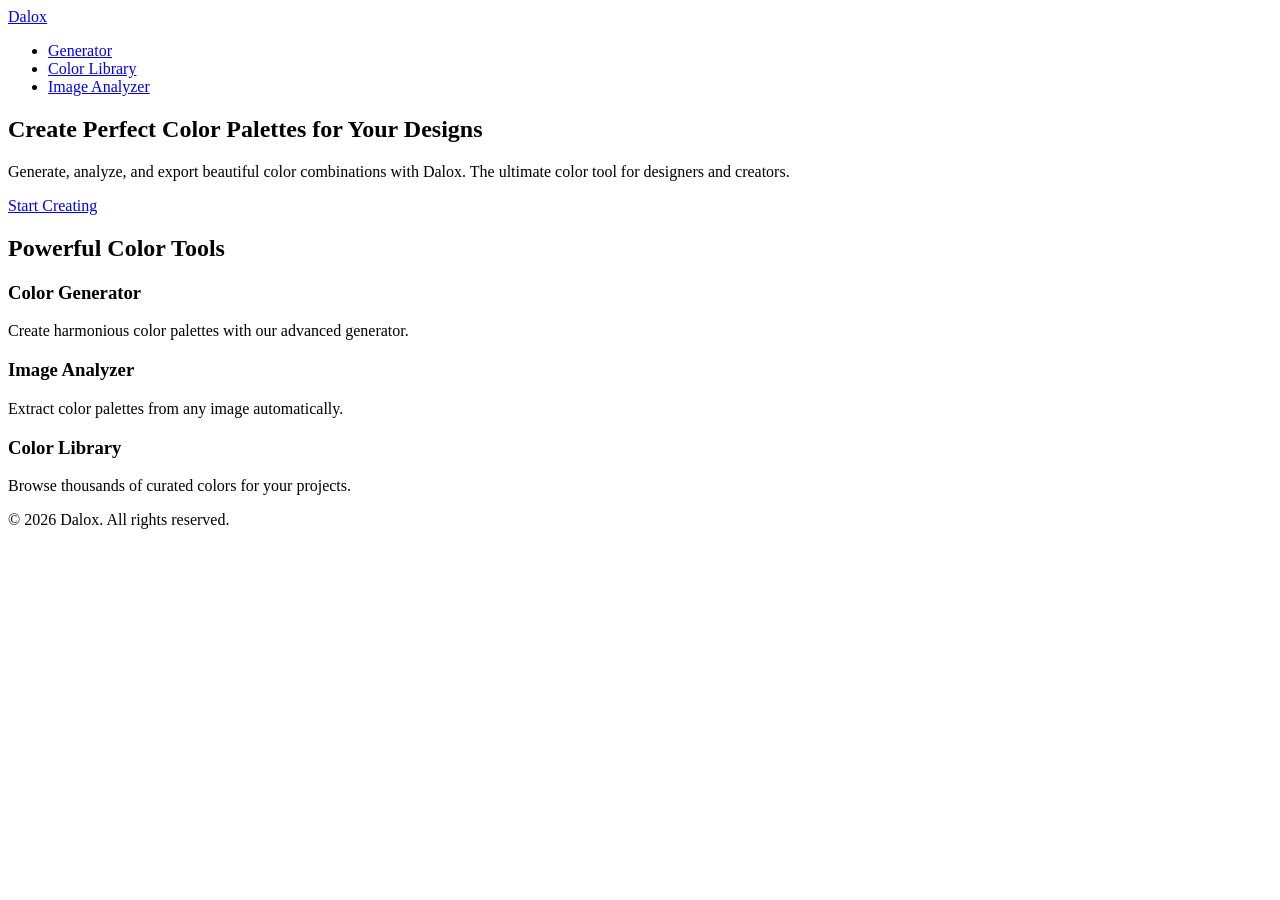
<file: seo-template.html>
<!DOCTYPE html>
<html lang="en">
<head>
  <meta charset="UTF-8">
  <meta name="viewport" content="width=device-width, initial-scale=1.0">
  <title>Dalox — Modern Color Palette Generator for Designers</title>
  <meta name="description" content="Modern color palette generator and design inspiration tool for designers and creators. Create, analyze, and export beautiful color combinations.">
  <meta name="robots" content="index, follow">
  <meta name="author" content="Dalox">
  <link rel="canonical" href="https://dalox.design/">
  
  <meta property="og:title" content="Dalox — Modern Color Palette Generator for Designers">
  <meta property="og:description" content="Modern color palette generator and design inspiration tool for designers and creators.">
  <meta property="og:type" content="website">
  <meta property="og:url" content="https://dalox.design/">
  <meta property="og:image" content="https://dalox.design/images/og-image.jpg">
  <meta property="og:site_name" content="Dalox">
  
  <meta name="twitter:card" content="summary_large_image">
  <meta name="twitter:title" content="Dalox — Modern Color Palette Generator for Designers">
  <meta name="twitter:description" content="Modern color palette generator and design inspiration tool for designers and creators.">
  <meta name="twitter:image" content="https://dalox.design/images/og-image.jpg">
    <meta name="google-site-verification" content="UeWX7ihgfwgP8Wfy9fZ2CbHl2X-Lqilxy8kJWDt629I" />
  <meta name="naver-site-verification" content="16c2644378dd7f905e96d244b4a2c78f9ebf5eb8" />
  <meta name="msvalidate.01" content="13E1941B63F118BF1E57B95D2C6B0FD9" />
</head>
<body>
  <header>
    <nav aria-label="Main navigation">
      <a href="/" aria-label="Dalox Home">Dalox</a>
      <ul>
        <li><a href="/generator">Generator</a></li>
        <li><a href="/library">Color Library</a></li>
        <li><a href="/analyzer">Image Analyzer</a></li>
      </ul>
    </nav>
  </header>
  
  <main>
    <section aria-labelledby="hero-heading">
      <h1 id="hero-heading">Create Perfect Color Palettes for Your Designs</h1>
      <p>Generate, analyze, and export beautiful color combinations with Dalox. The ultimate color tool for designers and creators.</p>
      <a href="/generator" role="button">Start Creating</a>
    </section>
    
    <section aria-labelledby="features-heading">
      <h2 id="features-heading">Powerful Color Tools</h2>
      <article>
        <h3>Color Generator</h3>
        <p>Create harmonious color palettes with our advanced generator.</p>
      </article>
      <article>
        <h3>Image Analyzer</h3>
        <p>Extract color palettes from any image automatically.</p>
      </article>
      <article>
        <h3>Color Library</h3>
        <p>Browse thousands of curated colors for your projects.</p>
      </article>
    </section>
  </main>
  
  <footer>
    <p>&copy; 2026 Dalox. All rights reserved.</p>
  </footer>
</body>
</html>
</file>
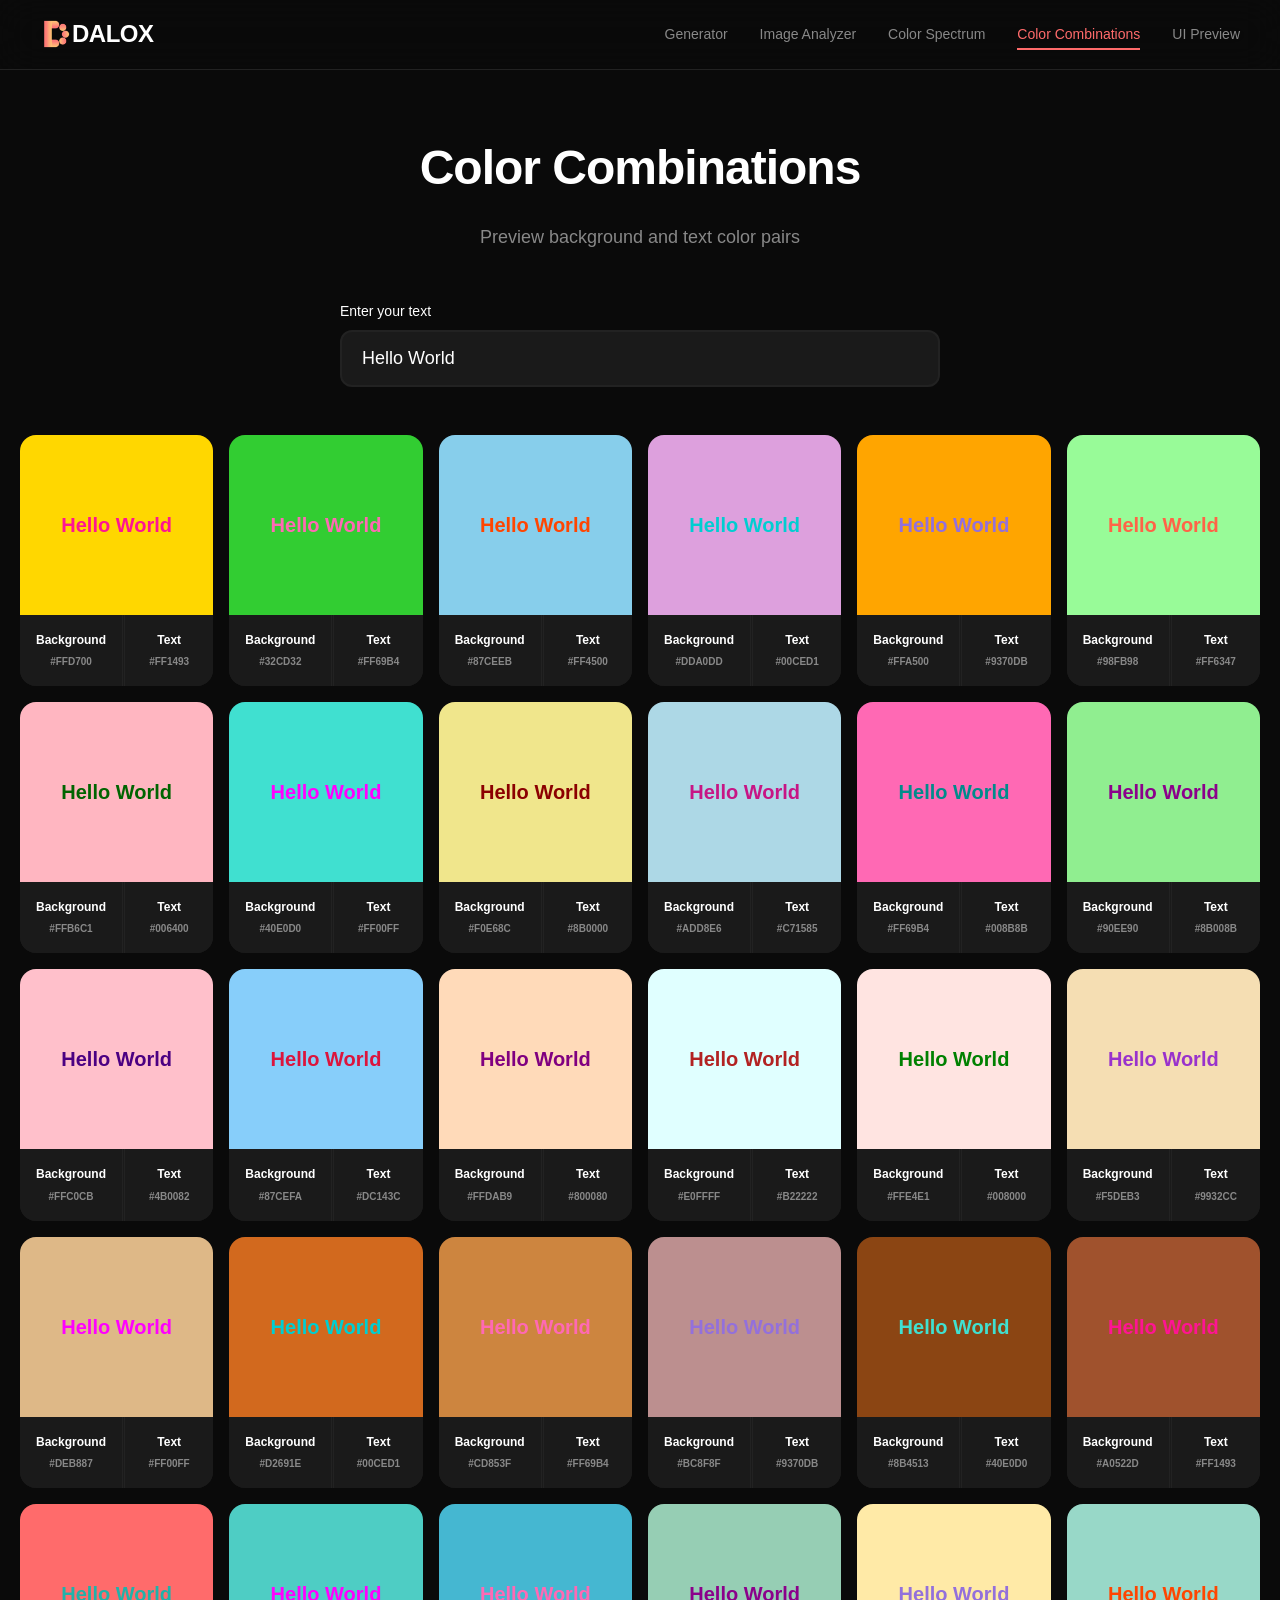
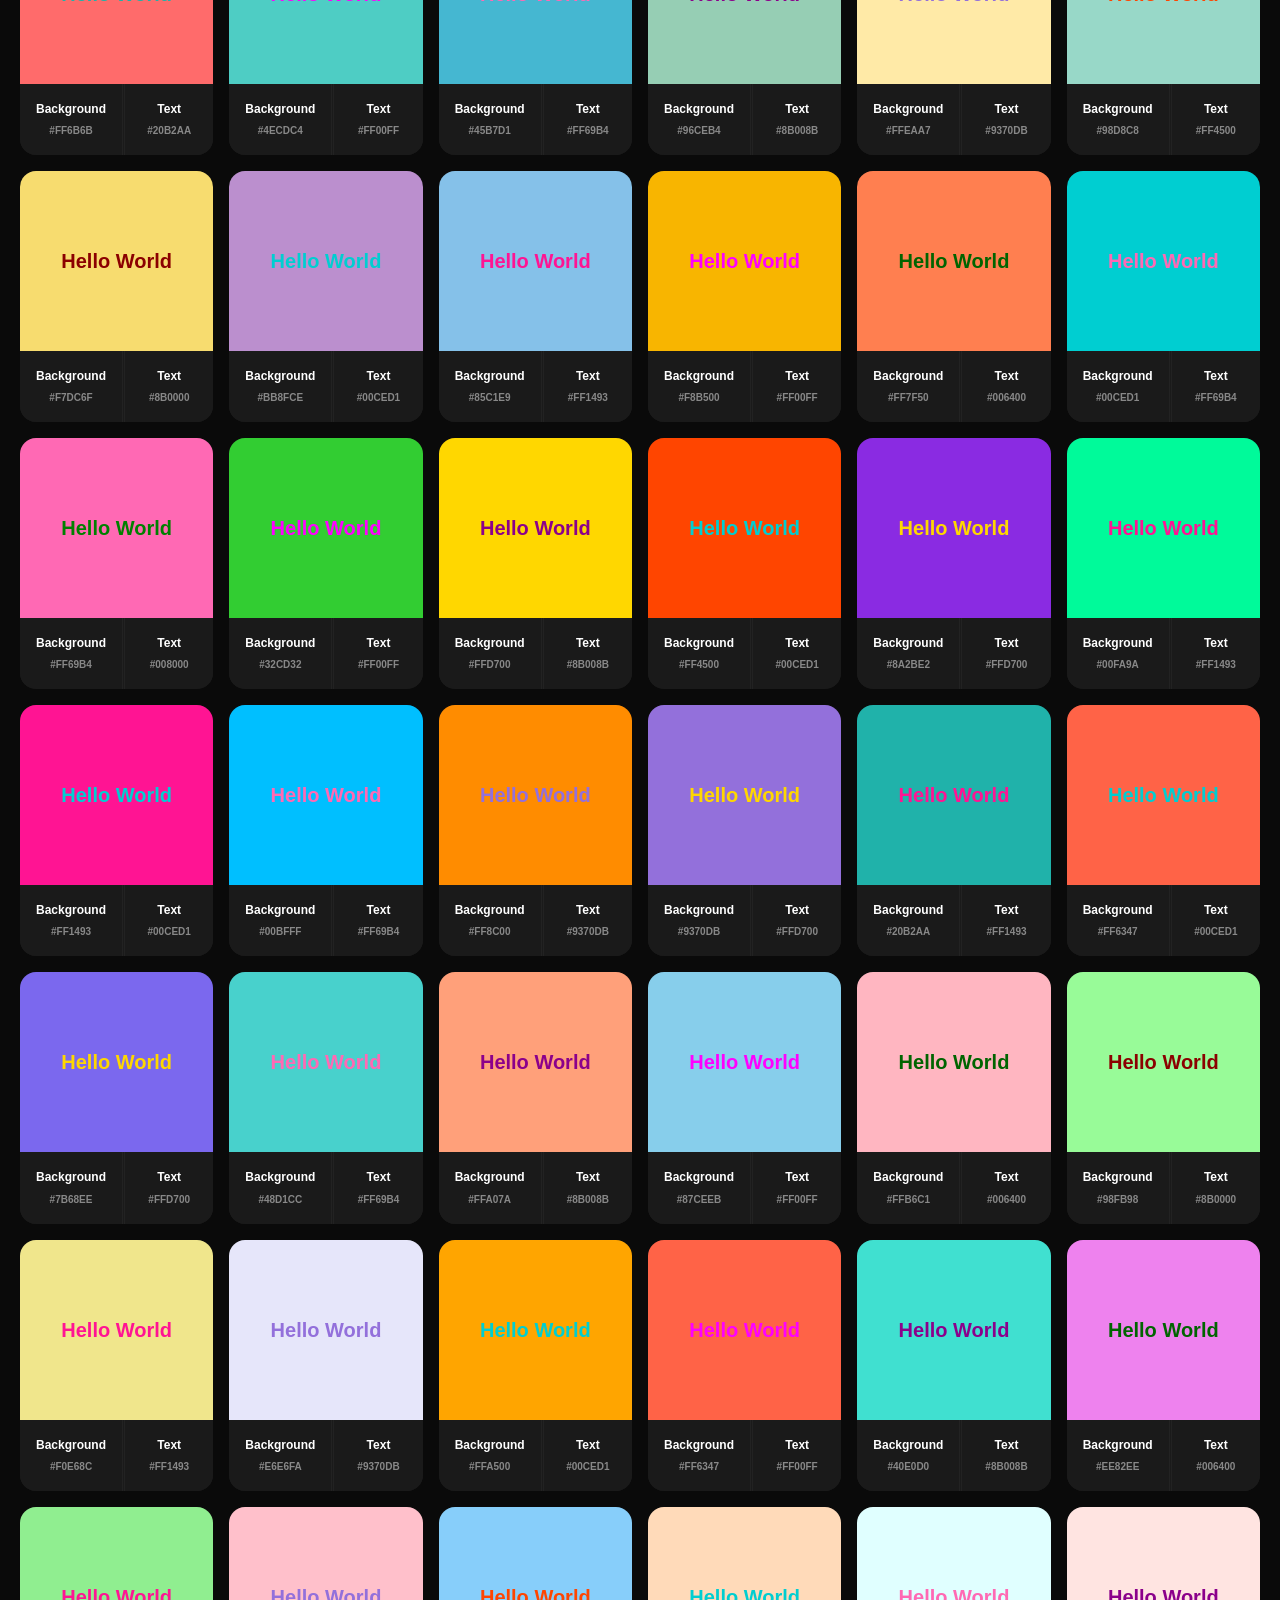
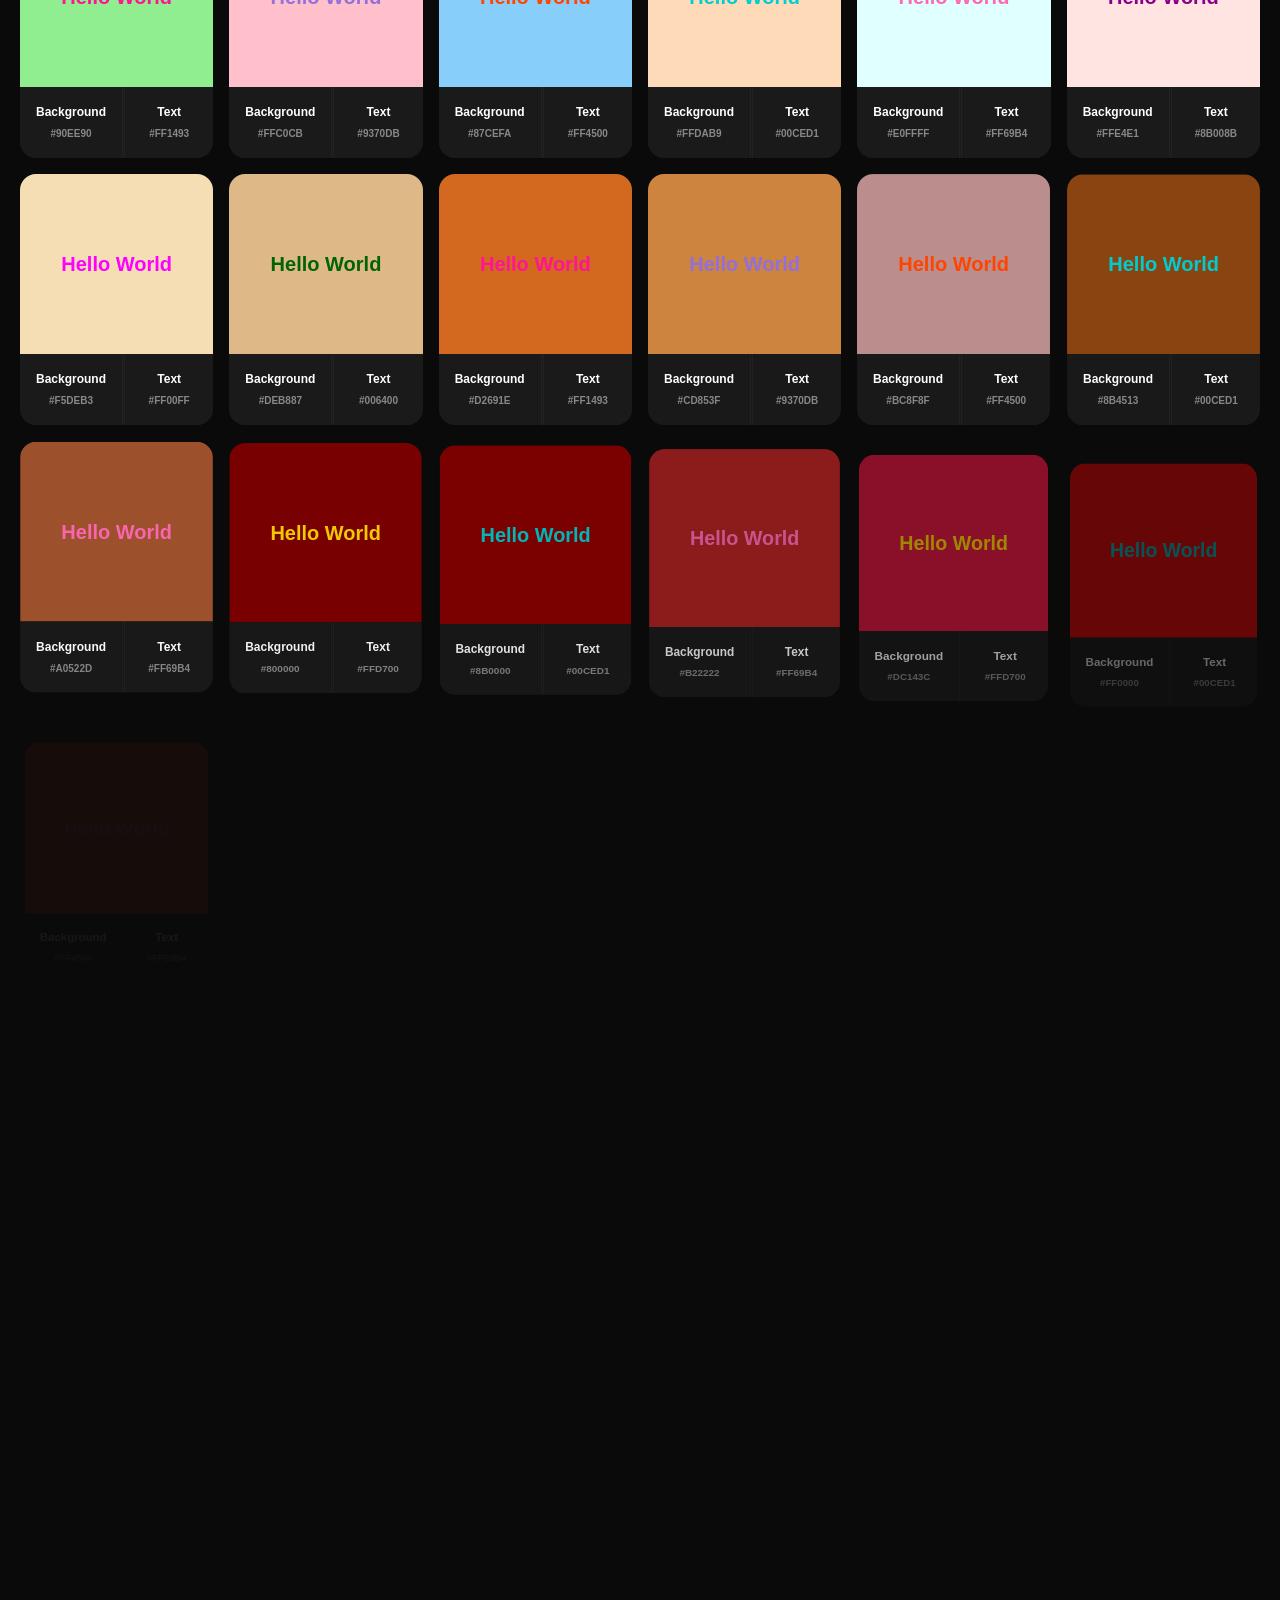
<file: subpage/color-combinations.html>
<!DOCTYPE html>
<html lang="en">

<head>
  <meta charset="UTF-8">
  <meta name="viewport" content="width=device-width, initial-scale=1.0">
  <title>Dalox | Color Combinations</title>
  <meta name="description" content="Dalox">

  <!-- CSS -->
  <link rel="stylesheet" href="../css/common.css">
  <link rel="stylesheet" href="../css/color-combinations.css">

  <!-- Chillax Font -->
  <link href="https://api.fontshare.com/v2/css?f[]=chillax@300,400,500,600,700&display=swap" rel="stylesheet">

  <!-- GSAP -->
  <script src="https://cdnjs.cloudflare.com/ajax/libs/gsap/3.12.5/gsap.min.js"></script>
  <!-- ================== 기본 메타 태그 (SEO) ================== -->
  <meta name="title" content="Dalox | Color Combinations">
  <meta name="description" content="Dalox">
  <meta name="author" content="Dalox">
  <meta name="robots" content="index, follow">

  <!-- ================== Open Graph 메타 태그 (SNS 공유) ================== -->
  <meta property="og:title" content="Dalox | Color Combinations">
  <meta property="og:description" content="Dalox">
  <meta property="og:type" content="website">
  <meta property="og:url" content="https://dalox.design/subpage/color-combinations.html">
  <meta property="og:image" content="https://daloxcolors.netlify.app/images/DL.webp">
  <meta property="og:image:width" content="1200">
  <meta property="og:image:height" content="630">
  <meta property="og:site_name" content="Dalox">
  <meta property="og:locale" content="ko_KR">

  <!-- ================== Twitter 카드 메타 태그 ================== -->
  <meta name="twitter:card" content="summary_large_image">
  <meta name="twitter:title" content="Dalox | Color Combinations">
  <meta name="twitter:description" content="Dalox">
  <meta name="twitter:image" content="https://daloxcolors.netlify.app/images/DL.webp">

  <!-- ================== SEO 및 사용자 경험 보완 태그 ================== -->
  <meta name="viewport" content="width=device-width, initial-scale=1.0">
  <meta name="language" content="ko">
  <meta name="format-detection" content="telephone=no">
  <link rel="canonical" href="https://dalox.design/subpage/color-combinations.html">

  <!-- ================== 웹앱 및 브라우저 최적화 ================== -->
  <meta name="theme-color" content="#000000">
  <meta name="application-name" content="Dalox">
  <meta name="apple-mobile-web-app-capable" content="yes">

  <!-- ================== 아이콘 및 리소스 링크 ================== -->
  <link rel="icon" href="../images/icon/DR.png" type="image/png">
  <link rel="apple-touch-icon" href="../images/icon/DR.png">
  <link rel="manifest" href="../site.webmanifest">
  <meta name="google-site-verification" content="UeWX7ihgfwgP8Wfy9fZ2CbHl2X-Lqilxy8kJWDt629I" />
  <meta name="naver-site-verification" content="16c2644378dd7f905e96d244b4a2c78f9ebf5eb8" />
  <meta name="msvalidate.01" content="13E1941B63F118BF1E57B95D2C6B0FD9" />
</head>

<body>

  <!-- ========== Header ========== -->
  <header class="header">
    <div class="header__container">
      <a href="../index.html" class="header__logo">
        <img src="../images/icon/DR.png" alt="Dalox Logo" class="header__logo-img">
        DALOX
      </a>
      <nav class="header__nav">
        <a href="../subpage/generator.html" class="header__link">Generator</a>
        <a href="../subpage/image-analyzer.html" class="header__link">Image Analyzer</a>
        <a href="../subpage/color-library.html" class="header__link">Color Spectrum</a>
        <a href="../subpage/color-combinations.html" class="header__link header__link--active">Color Combinations</a>
        <a href="../subpage/ui-preview.html" class="header__link">UI Preview</a>
      </nav>
      <button class="header__menu-toggle" aria-label="Menu">
        <span></span>
        <span></span>
        <span></span>
      </button>
    </div>
  </header>

  <!-- ========== Mobile Menu ========== -->
  <div class="mobile-menu">
    <nav class="mobile-menu__nav">
      <a href="../subpage/generator.html" class="mobile-menu__link">Generator</a>
      <a href="../subpage/image-analyzer.html" class="mobile-menu__link">Image Analyzer</a>
      <a href="../subpage/color-library.html" class="mobile-menu__link">Color Spectrum</a>
      <a href="../subpage/color-combinations.html" class="mobile-menu__link">Color Combinations</a>
      <a href="../subpage/ui-preview.html" class="mobile-menu__link">UI Preview</a>
    </nav>
  </div>

  <!-- ========== Main ========== -->
  <main class="color-combinations">
    <!-- ========== Top Ad ========== -->
    <section class="top-ad">
      <ins class="kakao_ad_area" style="display:none;" data-ad-unit = "DAN-QYOWmBQro1NHoXYp" data-ad-width = "728" data-ad-height = "90"></ins>
      <script type="text/javascript" src="//t1.kakaocdn.net/kas/static/ba.min.js" async></script>
    </section>

    <div class="color-combinations__container">
      <div class="page-top">
        <div class="page-top__content">
          <!-- Page Header -->
          <div class="color-combinations__header">
            <h1 class="color-combinations__title">Color Combinations</h1>
            <p class="color-combinations__subtitle">Preview background and text color pairs</p>
          </div>
        </div>
        <aside class="page-ad page-ad-right">
          <ins class="kakao_ad_area" style="display:none;" data-ad-unit = "DAN-qGwkuxRgX5ox0gaP" data-ad-width = "300" data-ad-height = "250"></ins>
          <script type="text/javascript" src="//t1.kakaocdn.net/kas/static/ba.min.js" async></script>
        </aside>
      </div>

      <!-- Text Input -->
      <div class="text-input">
        <label class="text-input__label" for="customText">Enter your text</label>
        <input type="text" id="customText" class="text-input__field" placeholder="Type something to preview..."
          value="Hello World">
      </div>

      <!-- Combination Cards -->
      <div class="combinations-grid" id="combinationsGrid"></div>

    </div>
  </main>

  <!-- Mobile Kakao Ad -->
  <div class="mobile-kakao-ad">
    <ins class="kakao_ad_area" style="display:none;"
    data-ad-unit = "DAN-i9C7LR48GvH7CioF"
    data-ad-width = "320"
    data-ad-height = "480"></ins>
    <script type="text/javascript" src="//t1.kakaocdn.net/kas/static/ba.min.js" async></script>
  </div>

  <script src="../js/color-combinations.js"></script>
  <script src="../js/legal-modal.js"></script>
</body>

</html>
</file>
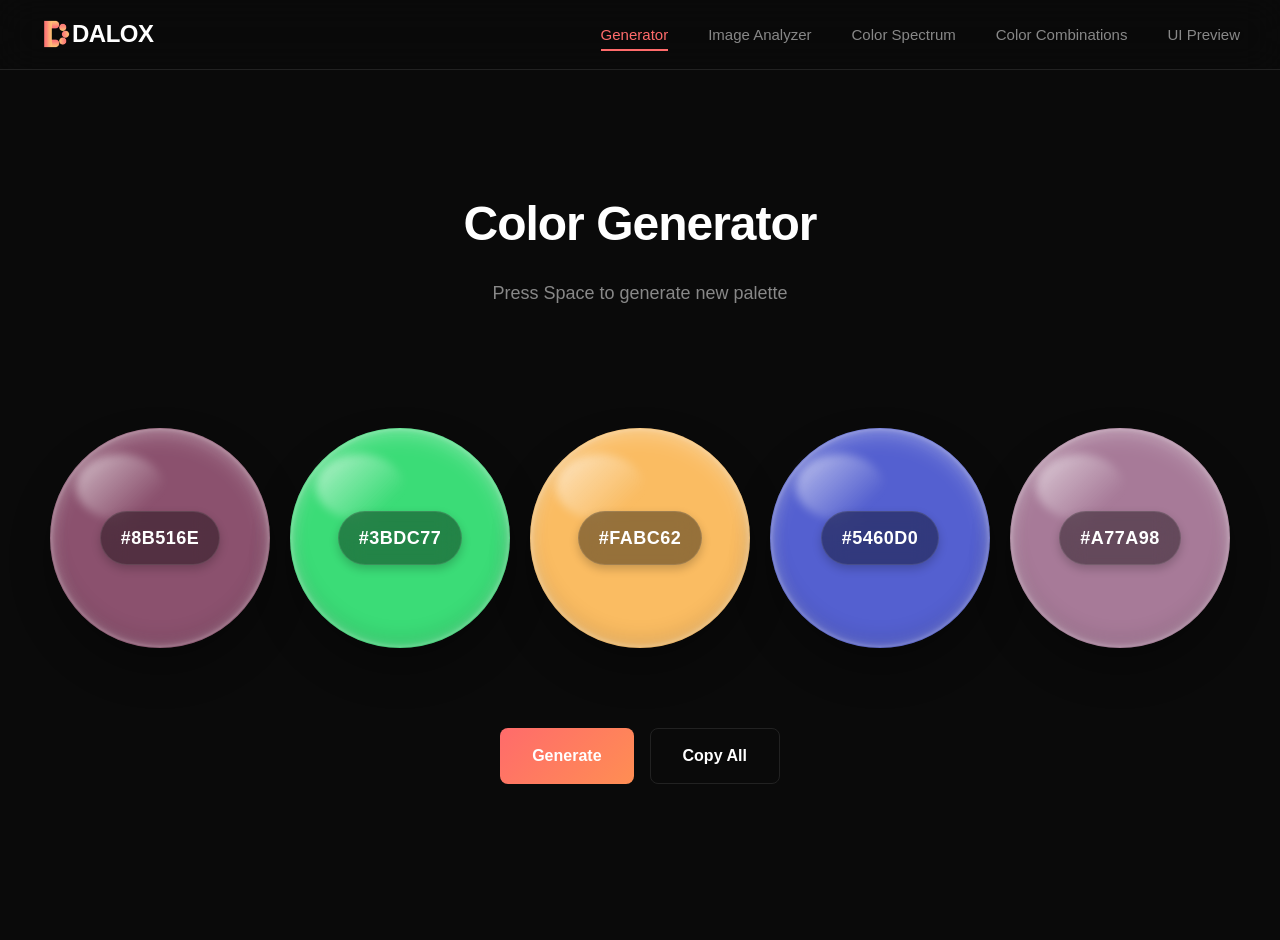
<file: subpage/generator.html>
<!DOCTYPE html>
<html lang="en">

<head>
  <meta charset="UTF-8">
  <meta name="viewport" content="width=device-width, initial-scale=1.0">
  <title>Dalox | Generator</title>
  <meta name="description" content="Dalox">

  <!-- CSS -->
  <link rel="stylesheet" href="../css/common.css">
  <link rel="stylesheet" href="../css/generator.css">

  <!-- Chillax Font -->
  <link href="https://api.fontshare.com/v2/css?f[]=chillax@300,400,500,600,700&display=swap" rel="stylesheet">

  <!-- GSAP -->
  <script src="https://cdnjs.cloudflare.com/ajax/libs/gsap/3.12.5/gsap.min.js"></script>
  <!-- ================== 기본 메타 태그 (SEO) ================== -->
  <meta name="title" content="Dalox | Generator">
  <meta name="description" content="Dalox">
  <meta name="author" content="Dalox">
  <meta name="robots" content="index, follow">

  <!-- ================== Open Graph 메타 태그 (SNS 공유) ================== -->
  <meta property="og:title" content="Dalox | Generator">
  <meta property="og:description" content="Dalox">
  <meta property="og:type" content="website">
  <meta property="og:url" content="https://dalox.design/subpage/generator.html">
  <meta property="og:image" content="https://daloxcolors.netlify.app/images/DL.webp">
  <meta property="og:image:width" content="1200">
  <meta property="og:image:height" content="630">
  <meta property="og:site_name" content="Dalox">
  <meta property="og:locale" content="ko_KR">

  <!-- ================== Twitter 카드 메타 태그 ================== -->
  <meta name="twitter:card" content="summary_large_image">
  <meta name="twitter:title" content="Dalox | Generator">
  <meta name="twitter:description" content="Dalox">
  <meta name="twitter:image" content="https://daloxcolors.netlify.app/images/DL.webp">

  <!-- ================== SEO 및 사용자 경험 보완 태그 ================== -->
  <meta name="viewport" content="width=device-width, initial-scale=1.0">
  <meta name="language" content="ko">
  <meta name="format-detection" content="telephone=no">
  <link rel="canonical" href="https://dalox.design/subpage/generator.html">

  <!-- ================== 웹앱 및 브라우저 최적화 ================== -->
  <meta name="theme-color" content="#000000">
  <meta name="application-name" content="Dalox">
  <meta name="apple-mobile-web-app-capable" content="yes">

  <!-- ================== 아이콘 및 리소스 링크 ================== -->
  <link rel="icon" href="../images/icon/DR.png" type="image/png">
  <link rel="apple-touch-icon" href="../images/icon/DR.png">
  <link rel="manifest" href="../site.webmanifest">
  <meta name="google-site-verification" content="UeWX7ihgfwgP8Wfy9fZ2CbHl2X-Lqilxy8kJWDt629I" />
  <meta name="naver-site-verification" content="16c2644378dd7f905e96d244b4a2c78f9ebf5eb8" />
  <meta name="msvalidate.01" content="13E1941B63F118BF1E57B95D2C6B0FD9" />
</head>

<body>

  <!-- ========== Header ========== -->
  <header class="header">
    <div class="header__container">
      <a href="../index.html" class="header__logo">
        <img src="../images/icon/DR.png" alt="Dalox Logo" class="header__logo-img">
        DALOX
      </a>
      <nav class="header__nav">
        <a href="../subpage/generator.html" class="header__link header__link--active">Generator</a>
        <a href="../subpage/image-analyzer.html" class="header__link">Image Analyzer</a>
        <a href="../subpage/color-library.html" class="header__link">Color Spectrum</a>
        <a href="../subpage/color-combinations.html" class="header__link">Color Combinations</a>
        <a href="../subpage/ui-preview.html" class="header__link">UI Preview</a>
      </nav>
      <button class="header__menu-toggle" aria-label="Menu">
        <span></span>
        <span></span>
        <span></span>
      </button>
    </div>
  </header>

  <!-- ========== Mobile Menu ========== -->
  <div class="mobile-menu">
    <nav class="mobile-menu__nav">
      <a href="../subpage/generator.html" class="mobile-menu__link">Generator</a>
      <a href="../subpage/image-analyzer.html" class="mobile-menu__link">Image Analyzer</a>
      <a href="../subpage/color-library.html" class="mobile-menu__link">Color Spectrum</a>
      <a href="../subpage/color-combinations.html" class="mobile-menu__link">Color Combinations</a>
      <a href="../subpage/ui-preview.html" class="mobile-menu__link">UI Preview</a>
    </nav>
  </div>

  <!-- ========== Main ========== -->
  <main class="generator">
    <div class="generator__container">
      <div class="page-top">
        <div class="page-top__content">
          <!-- Page Header -->
          <div class="generator__header">
            <h1 class="generator__title">Color Generator</h1>
            <p class="generator__subtitle">Press Space to generate new palette</p>
          </div>
        </div>
        <aside class="page-ad page-ad-right">
          <ins class="kakao_ad_area" style="display:none;" data-ad-unit="DAN-qGwkuxRgX5ox0gaP" data-ad-width="300"
            data-ad-height="250"></ins>
          <script type="text/javascript" src="//t1.kakaocdn.net/kas/static/ba.min.js" async></script>
        </aside>
      </div>

      <!-- Color Palette -->
      <div class="palette" id="palette">
        <div class="palette__color" id="color0">

          <span class="palette__hex" id="hex0"></span>
        </div>
        <div class="palette__color" id="color1">

          <span class="palette__hex" id="hex1"></span>
        </div>
        <div class="palette__color" id="color2">

          <span class="palette__hex" id="hex2"></span>
        </div>
        <div class="palette__color" id="color3">

          <span class="palette__hex" id="hex3"></span>
        </div>
        <div class="palette__color" id="color4">

          <span class="palette__hex" id="hex4"></span>
        </div>
      </div>

      <!-- Actions -->
      <div class="actions">
        <button class="btn btn--primary" id="generateBtn">Generate</button>
        <button class="btn btn--ghost" id="copyAllBtn">Copy All</button>
      </div>

    </div>
  </main>

  <!-- JavaScript -->
  <script src="../js/generator.js"></script>
  <script src="../js/legal-modal.js"></script>

  <!-- ========== Footer Ad ========== -->
  <section class="footer-ad">
    <ins class="kakao_ad_area" style="display:none;" data-ad-unit="DAN-QYOWmBQro1NHoXYp" data-ad-width="728"
      data-ad-height="90"></ins>
    <script type="text/javascript" src="//t1.kakaocdn.net/kas/static/ba.min.js" async></script>
  </section>

  <!-- Mobile Kakao Ad -->
  <div class="mobile-kakao-ad">
    <ins class="kakao_ad_area" style="display:none;"
    data-ad-unit = "DAN-i9C7LR48GvH7CioF"
    data-ad-width = "320"
    data-ad-height = "480"></ins>
    <script type="text/javascript" src="//t1.kakaocdn.net/kas/static/ba.min.js" async></script>
  </div>
</body>

</html>
</file>
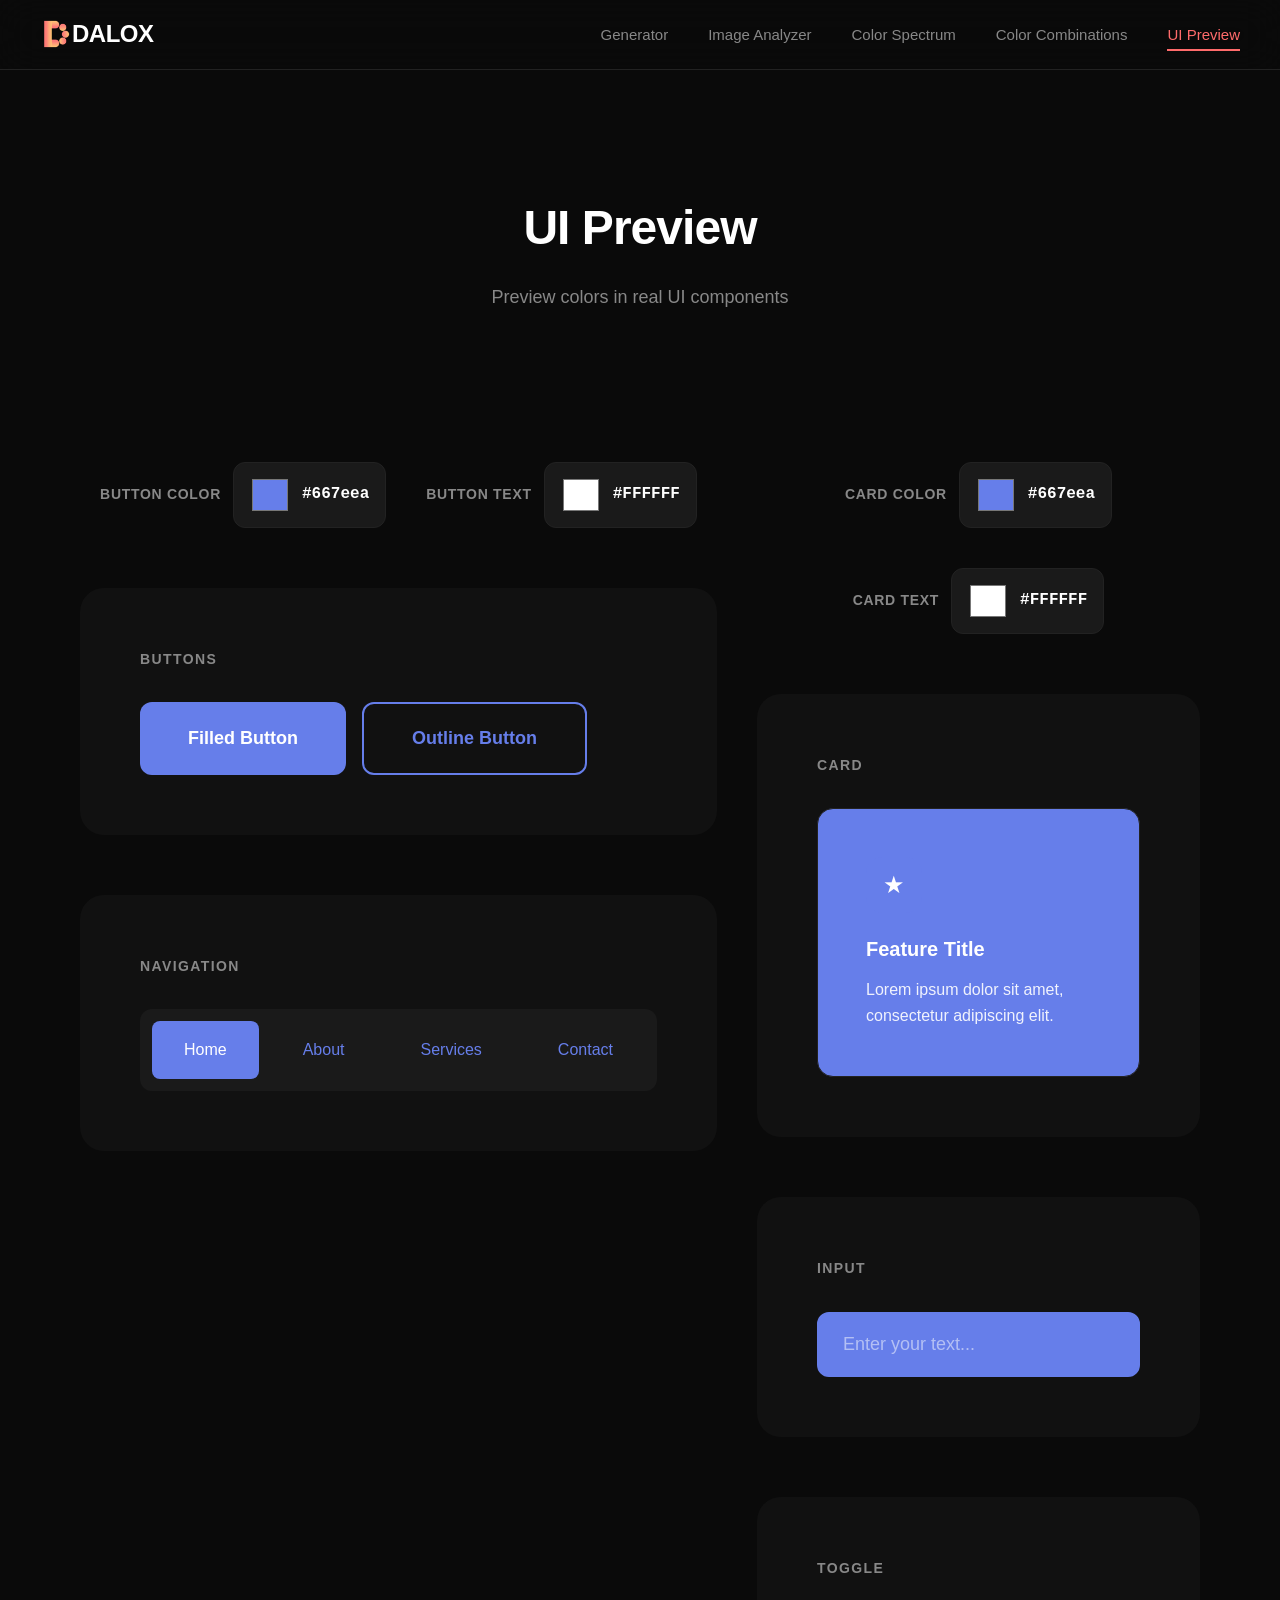
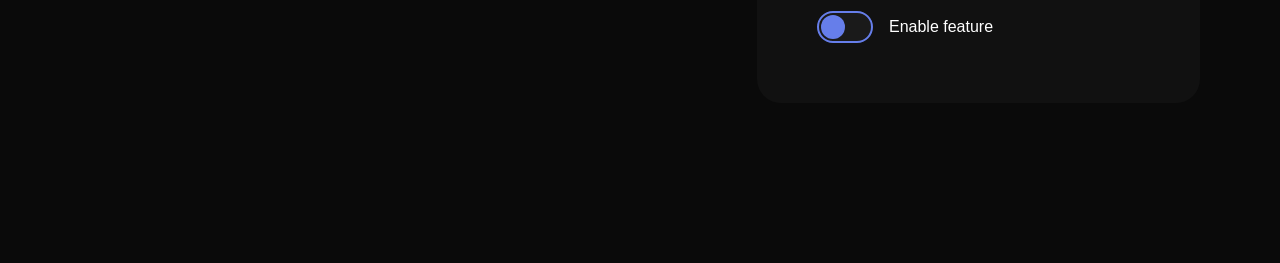
<file: subpage/ui-preview.html>
<!DOCTYPE html>
<html lang="en">

<head>
  <meta charset="UTF-8">
  <meta name="viewport" content="width=device-width, initial-scale=1.0">
  <title>Dalox | UI Preview</title>
  <meta name="description" content="Dalox">

  <!-- CSS -->
  <link rel="stylesheet" href="../css/common.css">
  <link rel="stylesheet" href="../css/ui-preview.css">

  <!-- Chillax Font -->
  <link href="https://api.fontshare.com/v2/css?f[]=chillax@300,400,500,600,700&display=swap" rel="stylesheet">

  <!-- GSAP -->
  <script src="https://cdnjs.cloudflare.com/ajax/libs/gsap/3.12.5/gsap.min.js"></script>
  <!-- ================== 기본 메타 태그 (SEO) ================== -->
  <meta name="title" content="Dalox | UI Preview">
  <meta name="description" content="Dalox">
  <meta name="author" content="Dalox">
  <meta name="robots" content="index, follow">

  <!-- ================== Open Graph 메타 태그 (SNS 공유) ================== -->
  <meta property="og:title" content="Dalox | UI Preview">
  <meta property="og:description" content="Dalox">
  <meta property="og:type" content="website">
  <meta property="og:url" content="https://dalox.design/subpage/ui-preview.html">
  <meta property="og:image" content="https://daloxcolors.netlify.app/images/DL.webp">
  <meta property="og:image:width" content="1200">
  <meta property="og:image:height" content="630">
  <meta property="og:site_name" content="Dalox">
  <meta property="og:locale" content="ko_KR">

  <!-- ================== Twitter 카드 메타 태그 ================== -->
  <meta name="twitter:card" content="summary_large_image">
  <meta name="twitter:title" content="Dalox | UI Preview">
  <meta name="twitter:description" content="Dalox">
  <meta name="twitter:image" content="https://daloxcolors.netlify.app/images/DL.webp">

  <!-- ================== SEO 및 사용자 경험 보완 태그 ================== -->
  <meta name="viewport" content="width=device-width, initial-scale=1.0">
  <meta name="language" content="ko">
  <meta name="format-detection" content="telephone=no">
  <link rel="canonical" href="https://dalox.design/subpage/ui-preview.html">

  <!-- ================== 웹앱 및 브라우저 최적화 ================== -->
  <meta name="theme-color" content="#000000">
  <meta name="application-name" content="Dalox">
  <meta name="apple-mobile-web-app-capable" content="yes">

  <!-- ================== 아이콘 및 리소스 링크 ================== -->
  <link rel="icon" href="../images/icon/DR.png" type="image/png">
  <link rel="apple-touch-icon" href="../images/icon/DR.png">
  <link rel="manifest" href="../site.webmanifest">
  <meta name="google-site-verification" content="UeWX7ihgfwgP8Wfy9fZ2CbHl2X-Lqilxy8kJWDt629I" />
  <meta name="naver-site-verification" content="16c2644378dd7f905e96d244b4a2c78f9ebf5eb8" />
  <meta name="msvalidate.01" content="13E1941B63F118BF1E57B95D2C6B0FD9" />
</head>

<body>

  <!-- ========== Header ========== -->
  <header class="header">
    <div class="header__container">
      <a href="../index.html" class="header__logo">
        <img src="../images/icon/DR.png" alt="Dalox Logo" class="header__logo-img">
        DALOX
      </a>
      <nav class="header__nav">
        <a href="../subpage/generator.html" class="header__link">Generator</a>
        <a href="../subpage/image-analyzer.html" class="header__link">Image Analyzer</a>
        <a href="../subpage/color-library.html" class="header__link">Color Spectrum</a>
        <a href="../subpage/color-combinations.html" class="header__link">Color Combinations</a>
        <a href="../subpage/ui-preview.html" class="header__link header__link--active">UI Preview</a>
      </nav>
      <button class="header__menu-toggle" aria-label="Menu">
        <span></span>
        <span></span>
        <span></span>
      </button>
    </div>
  </header>

  <!-- ========== Mobile Menu ========== -->
  <div class="mobile-menu">
    <nav class="mobile-menu__nav">
      <a href="../subpage/generator.html" class="mobile-menu__link">Generator</a>
      <a href="../subpage/image-analyzer.html" class="mobile-menu__link">Image Analyzer</a>
      <a href="../subpage/color-library.html" class="mobile-menu__link">Color Spectrum</a>
      <a href="../subpage/color-combinations.html" class="mobile-menu__link">Color Combinations</a>
      <a href="../subpage/ui-preview.html" class="mobile-menu__link">UI Preview</a>
    </nav>
  </div>

  <!-- ========== Main ========== -->
  <main class="ui-preview">
    <div class="ui-preview__container">
      <div class="page-top">
        <div class="page-top__content">
          <!-- Page Header -->
          <div class="ui-preview__header">
            <h1 class="ui-preview__title">UI Preview</h1>
            <p class="ui-preview__subtitle">Preview colors in real UI components</p>
          </div>
        </div>
        <aside class="page-ad page-ad-right">
          <ins class="kakao_ad_area" style="display:none;" data-ad-unit = "DAN-qGwkuxRgX5ox0gaP" data-ad-width = "300" data-ad-height = "250"></ins>
          <script type="text/javascript" src="//t1.kakaocdn.net/kas/static/ba.min.js" async></script>
        </aside>
      </div>

      <!-- Preview Area -->
      <div class="preview-area">

        <!-- Left Column -->
        <div class="preview-column">
          <!-- Color Controls for Buttons & Navigation -->
          <div class="color-controls">
            <div class="color-control">
              <label class="color-control__label">Button Color</label>
              <div class="color-control__input">
                <input type="color" id="buttonColor" value="#667eea">
                <span id="buttonColorValue">#667eea</span>
              </div>
            </div>
            <div class="color-control">
              <label class="color-control__label">Button Text</label>
              <div class="color-control__input">
                <input type="color" id="buttonTextColor" value="#FFFFFF">
                <span id="buttonTextColorValue">#FFFFFF</span>
              </div>
            </div>
          </div>

          <!-- Button Preview -->
          <div class="preview-section">
            <h3 class="preview-section__title">Buttons</h3>
            <div class="preview-section__content">
              <button class="preview-btn preview-btn--filled">Filled Button</button>
              <button class="preview-btn preview-btn--outline">Outline Button</button>
            </div>
          </div>

          <!-- Navigation Preview -->
          <div class="preview-section">
            <h3 class="preview-section__title">Navigation</h3>
            <div class="preview-section__content">
              <nav class="preview-nav">
                <a href="#" class="preview-nav__link preview-nav__link--active">Home</a>
                <a href="#" class="preview-nav__link">About</a>
                <a href="#" class="preview-nav__link">Services</a>
                <a href="#" class="preview-nav__link">Contact</a>
              </nav>
            </div>
          </div>
        </div>

        <!-- Right Column -->
        <div class="preview-column">
          <!-- Color Controls for Card -->
          <div class="color-controls">
            <div class="color-control">
              <label class="color-control__label">Card Color</label>
              <div class="color-control__input">
                <input type="color" id="cardColor" value="#667eea">
                <span id="cardColorValue">#667eea</span>
              </div>
            </div>
            <div class="color-control">
              <label class="color-control__label">Card Text</label>
              <div class="color-control__input">
                <input type="color" id="cardTextColor" value="#FFFFFF">
                <span id="cardTextColorValue">#FFFFFF</span>
              </div>
            </div>
          </div>

          <!-- Card Preview -->
          <div class="preview-section">
            <h3 class="preview-section__title">Card</h3>
            <div class="preview-section__content">
              <div class="preview-card">
                <div class="preview-card__icon">★</div>
                <h4 class="preview-card__title">Feature Title</h4>
                <p class="preview-card__text">Lorem ipsum dolor sit amet, consectetur adipiscing elit.</p>
              </div>
            </div>
          </div>

          <!-- Input Preview -->
          <div class="preview-section">
            <h3 class="preview-section__title">Input</h3>
            <div class="preview-section__content">
              <input type="text" class="preview-input" placeholder="Enter your text...">
            </div>
          </div>

          <!-- Toggle Preview -->
          <div class="preview-section">
            <h3 class="preview-section__title">Toggle</h3>
            <div class="preview-section__content">
              <label class="preview-toggle">
                <input type="checkbox" class="preview-toggle__input">
                <span class="preview-toggle__slider"></span>
                <span class="preview-toggle__label">Enable feature</span>
              </label>
            </div>
          </div>
        </div>

      </div>

    </div>
  </main>

  <!-- JavaScript -->
  <script src="../js/ui-preview.js"></script>
  <script src="../js/legal-modal.js"></script>

  <!-- ========== Footer Ad ========== -->
  <section class="footer-ad">
    <ins class="kakao_ad_area" style="display:none;" data-ad-unit = "DAN-QYOWmBQro1NHoXYp" data-ad-width = "728" data-ad-height = "90"></ins>
    <script type="text/javascript" src="//t1.kakaocdn.net/kas/static/ba.min.js" async></script>
  </section>

  <!-- Mobile Kakao Ad -->
  <div class="mobile-kakao-ad">
    <ins class="kakao_ad_area" style="display:none;"
    data-ad-unit = "DAN-i9C7LR48GvH7CioF"
    data-ad-width = "320"
    data-ad-height = "480"></ins>
    <script type="text/javascript" src="//t1.kakaocdn.net/kas/static/ba.min.js" async></script>
  </div>
</body>

</html>
</file>
<file: css/common.css>
/* ========================================
   common.css — Reset & Base Styles
   ======================================== */

/* ---------- Reset ---------- */
*,
*::before,
*::after {
  margin: 0;
  padding: 0;
  box-sizing: border-box;
}

html {
  font-size: 16px;
  scroll-behavior: smooth;
  -webkit-text-size-adjust: 100%;
}

body {
  font-family: 'Chillax', -apple-system, BlinkMacSystemFont, 'Segoe UI', Roboto, sans-serif;
  font-size: 1rem;
  line-height: 1.6;
  color: #FFFFFF;
  background-color: #0A0A0A;
  overflow-x: hidden;
  -webkit-font-smoothing: antialiased;
  -moz-osx-font-smoothing: grayscale;
}

a {
  color: inherit;
  text-decoration: none;
}

ul, ol {
  list-style: none;
}

img {
  max-width: 100%;
  height: auto;
  display: block;
}

button {
  font: inherit;
  cursor: pointer;
  border: none;
  background: none;
}

/* ---------- CSS Variables ---------- */
:root {
  /* Colors */
  --bg-primary: #0A0A0A;
  --bg-secondary: #111111;
  --bg-tertiary: #1A1A1A;
  --text-primary: #FFFFFF;
  --text-secondary: #888888;
  --text-muted: #666666;
  --accent: #FF6B6B;
  --accent-hover: #FF8E53;
  --border: #222222;

  /* Spacing */
  --container-max: 1400px;
  --header-height: 70px;
  --section-spacing: 160px;

  /* Transitions */
  --transition-fast: 0.2s ease;
  --transition-base: 0.4s cubic-bezier(0.4, 0, 0.2, 1);
  --transition-slow: 0.6s cubic-bezier(0.4, 0, 0.2, 1);
}

/* ---------- Screen reader only ---------- */
.sr-only {
  position: absolute;
  width: 1px;
  height: 1px;
  padding: 0;
  margin: -1px;
  overflow: hidden;
  clip: rect(0, 0, 0, 0);
  clip-path: inset(50%);
  white-space: nowrap;
  border: 0;
}

/* ---------- Screen reader only ---------- */
.sr-only {
  position: absolute;
  width: 1px;
  height: 1px;
  padding: 0;
  margin: -1px;
  overflow: hidden;
  clip: rect(0, 0, 0, 0);
  clip-path: inset(50%);
  white-space: nowrap;
  border: 0;
}

/* ---------- Modal ---------- */
.modal {
  position: fixed;
  top: 0;
  left: 0;
  width: 100%;
  height: 100%;
  background: rgba(0, 0, 0, 0.85);
  backdrop-filter: blur(10px);
  z-index: 1000;
  display: flex;
  align-items: center;
  justify-content: center;
  opacity: 0;
  visibility: hidden;
  pointer-events: none;
  transition: all 0.4s ease;
  padding: 20px;
}

.modal.active {
  opacity: 1;
  visibility: visible;
  pointer-events: auto;
}

.modal__container {
  background: var(--bg-secondary);
  width: 100%;
  max-width: 800px;
  max-height: 80vh;
  border-radius: 24px;
  border: 1px solid var(--border);
  position: relative;
  overflow: hidden;
  display: flex;
  flex-direction: column;
  transform: translateY(30px);
  transition: transform 0.5s cubic-bezier(0.34, 1.56, 0.64, 1);
}

.modal.active .modal__container {
  transform: translateY(0);
}

.modal__header {
  padding: 30px;
  border-bottom: 1px solid var(--border);
  display: flex;
  align-items: center;
  justify-content: space-between;
}

.modal__title {
  font-size: 1.5rem;
  font-weight: 600;
}

.modal__close {
  font-size: 2rem;
  color: var(--text-secondary);
  line-height: 1;
  transition: color 0.2s;
}

.modal__close:hover {
  color: #fff;
}

.modal__body {
  padding: 30px;
  overflow-y: auto;
  font-size: 1rem;
  line-height: 1.8;
  color: var(--text-secondary);
  white-space: pre-wrap;
}

.modal__body h3 {
  color: #fff;
  margin: 25px 0 10px;
  font-size: 1.2rem;
}

.modal__body p {
  margin-bottom: 15px;
}

.modal__divider {
  border: none;
  border-top: 1px solid var(--border);
  margin: 40px 0;
  opacity: 0.5;
}

/* ========== Page Ads ========== */
.page-ad {
  width: 100%;
  max-width: 340px;
  margin: 32px auto;
}

.page-ad-top {
  margin-top: 32px;
}

.page-ad-bottom {
  margin-bottom: 48px;
}

.footer-ad,
.top-ad {
  width: 100%;
  max-width: 728px;
  margin: 40px auto;
  text-align: center;
}

.footer-ad {
  margin-bottom: 20px;
}

@media (max-width: 1200px) {
  .page-ad {
    max-width: 100%;
  }
}

.page-top {
  position: relative;
  width: min(100%, var(--container-max));
  margin: 0 auto 48px;
  padding: 0 40px;
}

.page-top__content {
  max-width: 820px;
  margin: 0 auto;
  text-align: center;
}

.page-ad-right {
  position: absolute;
  top: -80px;
  right: -100px;
}

.page-ad-right--analyzer {
  right: -400px;
}

.ui-preview .page-ad-right {
  top: -100px;
  right: -50px;
}

@media (max-width: 1200px) {
  .page-top {
    display: flex;
    flex-direction: column-reverse;
    align-items: center;
    gap: 24px;
    padding: 0 24px;
  }

  .page-top__content {
    width: 100%;
  }

  .page-ad-right {
    position: static;
    margin: 0 auto;
    max-width: 100%;
    right: auto;
  }
}

@media (max-width: 768px) {
  .page-top {
    padding: 0 20px;
  }

  .page-ad-right {
    margin: 24px auto 0;
    max-width: 100%;
  }
}

/* Hide 728x90 ads on mobile devices */
@media (max-width: 728px) {
  .footer-ad,
  .top-ad {
    display: none !important;
  }
}

/* Mobile Kakao Ad (320x480) */
.mobile-kakao-ad {
  display: none;
  width: 100%;
  max-width: 320px;
  margin: 40px auto;
  text-align: center;
}

@media (max-width: 728px) {
  .mobile-kakao-ad {
    display: block;
  }
}
</file>
<file: css/color-combinations.css>
/* ========================================
   color-combinations.css — Color Combinations Styles
   ======================================== */

/* ========== Container ========== */
.header__container {
  max-width: var(--container-max);
  margin: 0 auto;
  padding: 0 40px;
}

.color-combinations__container {
  margin: 0 auto;
  padding: 0 20px;
  width: 100%;
}

/* ========== Header ========== */
.header {
  position: fixed;
  top: 0;
  left: 0;
  width: 100%;
  height: var(--header-height);
  background: rgba(10, 10, 10, 0.8);
  backdrop-filter: blur(20px);
  -webkit-backdrop-filter: blur(20px);
  z-index: 1000;
  border-bottom: 1px solid var(--border);
  transition: all var(--transition-base);
}

.header__container {
  height: 100%;
  display: flex;
  align-items: center;
  justify-content: space-between;
}

.header__logo {
  display: inline-flex;
  align-items: center;
  gap: 0;
  font-size: 1.5rem;
  font-weight: 700;
  letter-spacing: -0.5px;
  color: var(--text-primary);
}

.header__logo-img {
  width: 32px;
  height: 32px;
  margin: 0;
  object-fit: contain;
}

.header__nav {
  display: flex;
  gap: 32px;
}

.header__link {
  font-size: 0.875rem;
  font-weight: 500;
  color: var(--text-secondary);
  transition: color var(--transition-fast);
  position: relative;
}

.header__link::after {
  content: '';
  position: absolute;
  bottom: -4px;
  left: 0;
  width: 0;
  height: 2px;
  background: var(--accent);
  transition: width var(--transition-base);
}

.header__link:hover {
  color: var(--text-primary);
}

.header__link:hover::after {
  width: 100%;
}

.header__link--active {
  color: var(--accent);
}

.header__link--active::after {
  width: 100%;
}

.header__menu-toggle {
  display: none;
  flex-direction: column;
  gap: 6px;
  width: 28px;
  cursor: pointer;
}

.header__menu-toggle span {
  width: 100%;
  height: 2px;
  background: var(--text-primary);
  transition: all var(--transition-base);
}

.header__menu-toggle.active span:nth-child(1) {
  transform: rotate(45deg) translate(6px, 6px);
}

.header__menu-toggle.active span:nth-child(2) {
  opacity: 0;
}

.header__menu-toggle.active span:nth-child(3) {
  transform: rotate(-45deg) translate(6px, -6px);
}

/* ========== Mobile Menu ========== */
.mobile-menu {
  position: fixed;
  top: 0;
  left: 0;
  width: 100%;
  height: 100vh;
  background: var(--bg-primary);
  z-index: 999;
  display: flex;
  align-items: center;
  justify-content: center;
  opacity: 0;
  visibility: hidden;
  transition: all var(--transition-base);
}

.mobile-menu.active {
  opacity: 1;
  visibility: visible;
}

.mobile-menu__nav {
  display: flex;
  flex-direction: column;
  gap: 24px;
  text-align: center;
}

.mobile-menu__link {
  font-size: 1.25rem;
  font-weight: 600;
  color: var(--text-primary);
  transition: color var(--transition-fast);
}

.mobile-menu__link:hover {
  color: var(--accent);
}

/* ========== Color Combinations Main ========== */
.color-combinations {
  min-height: 100vh;
  padding-top: calc(var(--header-height) + 20px);
  padding-bottom: 80px;
}

.color-combinations__header {
  text-align: center;
  margin-bottom: 48px;
}

.color-combinations__title {
  font-size: 3rem;
  font-weight: 700;
  letter-spacing: -1px;
  margin-bottom: 16px;
}

.color-combinations__subtitle {
  font-size: 1.125rem;
  color: var(--text-secondary);
}

/* ========== Text Input ========== */
.text-input {
  max-width: 600px;
  margin: 0 auto 48px;
}

.text-input__label {
  display: block;
  font-size: 0.875rem;
  font-weight: 500;
  color: var(--text-primary);
  margin-bottom: 8px;
}

.text-input__field {
  width: 100%;
  padding: 16px 20px;
  font-size: 1.125rem;
  font-weight: 500;
  color: var(--text-primary);
  background: var(--bg-tertiary);
  border: 2px solid var(--border);
  border-radius: 12px;
  outline: none;
  transition: all var(--transition-base);
}

.text-input__field:focus {
  border-color: var(--accent);
}

.text-input__field::placeholder {
  color: var(--text-muted);
}

/* ========== Combinations Grid ========== */
.combinations-grid {
  display: grid;
  grid-template-columns: repeat(8, 1fr);
  gap: 16px;
  width: 100%;
}

.combination-card {
  border-radius: 16px;
  overflow: hidden;
  cursor: pointer;
  transition: background-color var(--transition-base), transform var(--transition-base), box-shadow var(--transition-base);
  position: relative;
}

.combination-card:hover {
  transform: translateY(-8px);
  box-shadow: 0 16px 40px rgba(0, 0, 0, 0.3);
}

.combination-card__preview {
  padding: 40px 24px;
  min-height: 180px;
  display: flex;
  align-items: center;
  justify-content: center;
  text-align: center;
}

.combination-card__text {
  font-size: 1.25rem;
  font-weight: 700;
  line-height: 1.4;
  word-break: break-word;
}

.combination-card__actions {
  display: flex;
  gap: 1px;
  background: var(--bg-tertiary);
}

.combination-card__action {
  flex: 1;
  padding: 16px;
  font-size: 0.75rem;
  font-weight: 600;
  color: var(--text-primary);
  background: var(--bg-tertiary);
  border: none;
  cursor: pointer;
  transition: all var(--transition-fast);
  text-align: center;
}

.combination-card__action:hover {
  background: var(--bg-secondary);
}

.combination-card__action--bg {
  border-right: 1px solid var(--border);
}

.combination-card__action--text {
  border-left: 1px solid var(--border);
}

.combination-card__hex {
  display: block;
  margin-top: 4px;
  font-size: 0.625rem;
  color: var(--text-secondary);
}

/* ========== Responsive ========== */
@media (max-width: 1600px) {
  .combinations-grid {
    grid-template-columns: repeat(7, 1fr);
  }
}

@media (max-width: 1400px) {
  .combinations-grid {
    grid-template-columns: repeat(6, 1fr);
  }
}

@media (max-width: 1024px) {
  .combinations-grid {
    grid-template-columns: repeat(5, 1fr);
  }
}

@media (max-width: 768px) {
  .header__nav {
    display: none;
  }

  .header__menu-toggle {
    display: flex;
  }

  .color-combinations__title {
    font-size: 2rem;
  }

  .combinations-grid {
    grid-template-columns: repeat(4, 1fr);
  }

  .header__container,
  .color-combinations__container {
    padding: 0 20px;
  }
}

@media (max-width: 480px) {
  .color-combinations__title {
    font-size: 1.75rem;
  }

  .combinations-grid {
    grid-template-columns: repeat(3, 1fr);
  }

  .combination-card__preview {
    padding: 32px 24px;
    min-height: 140px;
  }

  .combination-card__text {
    font-size: 1.25rem;
  }
}
</file>
<file: css/generator.css>
/* ========================================
   generator.css — Color Generator Styles
   ======================================== */

/* ========== Container ========== */
.header__container,
.generator__container {
  max-width: var(--container-max);
  margin: 0 auto;
  padding: 0 40px;
}

/* ========== Header ========== */
.header {
  position: fixed;
  top: 0;
  left: 0;
  width: 100%;
  height: var(--header-height);
  background: rgba(10, 10, 10, 0.8);
  backdrop-filter: blur(20px);
  -webkit-backdrop-filter: blur(20px);
  z-index: 1000;
  border-bottom: 1px solid var(--border);
  transition: all var(--transition-base);
}

.header__container {
  height: 100%;
  display: flex;
  align-items: center;
  justify-content: space-between;
}

.header__logo {
  display: inline-flex;
  align-items: center;
  gap: 0;
  font-size: 1.5rem;
  font-weight: 700;
  letter-spacing: -0.5px;
  color: var(--text-primary);
}

.header__logo-img {
  width: 32px;
  height: 32px;
  margin: 0;
  object-fit: contain;
}

.header__nav {
  display: flex;
  gap: 40px;
}

.header__link {
  font-size: 0.9375rem;
  font-weight: 500;
  color: var(--text-secondary);
  transition: color var(--transition-fast);
  position: relative;
}

.header__link::after {
  content: '';
  position: absolute;
  bottom: -4px;
  left: 0;
  width: 0;
  height: 2px;
  background: var(--accent);
  transition: width var(--transition-base);
}

.header__link:hover {
  color: var(--text-primary);
}

.header__link:hover::after {
  width: 100%;
}

.header__link--active {
  color: var(--accent);
}

.header__link--active::after {
  width: 100%;
}

.header__menu-toggle {
  display: none;
  flex-direction: column;
  gap: 6px;
  width: 28px;
  cursor: pointer;
}

.header__menu-toggle span {
  width: 100%;
  height: 2px;
  background: var(--text-primary);
  transition: all var(--transition-base);
}

.header__menu-toggle.active span:nth-child(1) {
  transform: rotate(45deg) translate(6px, 6px);
}

.header__menu-toggle.active span:nth-child(2) {
  opacity: 0;
}

.header__menu-toggle.active span:nth-child(3) {
  transform: rotate(-45deg) translate(6px, -6px);
}

/* ========== Palette (Glass Orb Redesign) ========== */
.palette {
  display: flex;
  gap: 20px;
  /* Increased gap for balanced spacing */
  /* min-height: 500px; */
  margin-bottom: 80px;
  /* padding: 80px 40px; */
  background: transparent;
  position: relative;
  align-items: center;
  justify-content: center;
  flex-wrap: nowrap;
  /* Keep them in one line for premium feel */
}

.palette__color {
  width: 220px;
  /* Increased size */
  height: 220px;
  border-radius: 50%;
  position: relative;
  cursor: pointer;
  transition: all 0.4s var(--ease-out);
  display: flex;
  flex-direction: column;
  align-items: center;
  justify-content: center;
  z-index: 1;
  /* Glass Base - Solid color applied via JS */
  box-shadow:
    inset 0 10px 20px rgba(255, 255, 255, 0.2),
    inset 0 -10px 20px rgba(0, 0, 0, 0.1),
    0 20px 40px rgba(0, 0, 0, 0.3);
}

/* Subtle Top-Left Glossy Reflection */
.palette__color::before {
  content: '';
  position: absolute;
  top: 12%;
  left: 12%;
  width: 40%;
  height: 30%;
  background: linear-gradient(135deg, rgba(255, 255, 255, 0.6) 0%, rgba(255, 255, 255, 0) 80%);
  border-radius: 50%;
  filter: blur(4px);
  pointer-events: none;
  z-index: 2;
}

/* Soft Edge Rim Light */
.palette__color::after {
  content: '';
  position: absolute;
  inset: 0;
  border-radius: 50%;
  border: 1.5px solid rgba(255, 255, 255, 0.1);
  box-shadow:
    inset 0 0 15px rgba(255, 255, 255, 0.2),
    inset 0 0 5px rgba(255, 255, 255, 0.3);
  pointer-events: none;
  z-index: 2;
}

.palette__color:hover {
  z-index: 10;
  /* Removed transform */
}

/* Floating Shadow (Underneath) */
.palette__color-shadow {
  position: absolute;
  bottom: -60px;
  left: 50%;
  transform: translateX(-50%);
  width: 100px;
  height: 14px;
  background: radial-gradient(ellipse at center, rgba(0, 0, 0, 0.5) 0%, rgba(0, 0, 0, 0) 75%);
  border-radius: 50%;
  filter: blur(6px);
  z-index: -1;
  transition: all 0.4s var(--transition-base);
}

.palette__color:hover .palette__color-shadow {
  transform: translateX(-50%) scale(1.1);
  opacity: 0.5;
}

.palette__lock {
  position: absolute;
  top: -20px;
  left: 50%;
  transform: translateX(-50%);
  width: 44px;
  height: 44px;
  background: rgba(15, 15, 15, 0.7);
  border: 1px solid rgba(255, 255, 255, 0.15);
  border-radius: 50%;
  cursor: pointer;
  display: flex;
  align-items: center;
  justify-content: center;
  opacity: 0;
  transition: all 0.4s var(--transition-base);
  backdrop-filter: blur(15px);
  color: white;
  z-index: 11;
  box-shadow: 0 4px 12px rgba(0, 0, 0, 0.3);
}

.palette__color:hover .palette__lock {
  opacity: 1;
}

.palette__lock:hover {
  background: rgba(255, 255, 255, 0.2);
}

.palette__lock.locked {
  background: var(--accent);
  opacity: 1;
  border-color: transparent;
}

.palette__hex {
  font-size: 1.125rem;
  font-weight: 700;
  color: #FFFFFF;
  background: rgba(0, 0, 0, 0.4);
  padding: 12px 20px;
  border-radius: 50px;
  backdrop-filter: blur(12px);
  border: 1px solid rgba(255, 255, 255, 0.1);
  letter-spacing: 0.5px;
  z-index: 3;
  pointer-events: none;
  box-shadow: 0 4px 10px rgba(0, 0, 0, 0.2);
}

/* ========== Mobile Menu ========== */
.mobile-menu {
  position: fixed;
  top: 0;
  left: 0;
  width: 100%;
  height: 100vh;
  background: var(--bg-primary);
  z-index: 999;
  display: flex;
  align-items: center;
  justify-content: center;
  opacity: 0;
  visibility: hidden;
  transition: all var(--transition-base);
}

.mobile-menu.active {
  opacity: 1;
  visibility: visible;
}

.mobile-menu__nav {
  display: flex;
  flex-direction: column;
  gap: 32px;
  text-align: center;
}

.mobile-menu__link {
  font-size: 1.5rem;
  font-weight: 600;
  color: var(--text-primary);
  transition: color var(--transition-fast);
}

.mobile-menu__link:hover {
  color: var(--accent);
}

/* ========== Generator Main ========== */
.generator {
  min-height: 100vh;
  padding-top: calc(var(--header-height) + 80px);
  padding-bottom: 80px;
  display: flex;
  align-items: center;
}

.generator__container {
  width: 100%;
}

.generator__header {
  text-align: center;
  margin-bottom: 120px;
}

.generator__title {
  font-size: 3rem;
  font-weight: 700;
  letter-spacing: -1px;
  margin-bottom: 16px;
}

.generator__subtitle {
  font-size: 1.125rem;
  color: var(--text-secondary);
}

/* ========== Actions ========== */
.actions {
  display: flex;
  gap: 16px;
  justify-content: center;
}

.btn--primary {
  padding: 14px 32px;
  font-size: 1rem;
  font-weight: 600;
  border-radius: 8px;
  background: linear-gradient(135deg, var(--accent) 0%, var(--accent-hover) 100%);
  color: #FFFFFF;
  border: none;
  cursor: pointer;
  transition: all var(--transition-base);
}

.btn--primary:hover {
  transform: translateY(-2px);
  box-shadow: 0 8px 32px rgba(102, 126, 234, 0.4);
}

.btn--ghost {
  padding: 14px 32px;
  font-size: 1rem;
  font-weight: 600;
  border-radius: 8px;
  background: transparent;
  color: var(--text-primary);
  border: 1px solid var(--border);
  cursor: pointer;
  transition: all var(--transition-base);
}

.btn--ghost:hover {
  background: var(--bg-tertiary);
  border-color: var(--text-secondary);
}

/* ========== Responsive ========== */
@media (max-width: 1024px) {
  .palette {
    grid-template-columns: repeat(5, 1fr);
  }
}

@media (max-width: 768px) {
  .header__nav {
    display: none;
  }

  .header__menu-toggle {
    display: flex;
  }

  .generator__title {
    font-size: 2rem;
  }

  .palette {
    flex-direction: column;
    height: 600px;
  }

  .palette__color:hover {
    flex: 1;
  }

  .palette__lock {
    opacity: 1;
  }

  .actions {
    flex-direction: column;
  }

  .actions .btn {
    width: 100%;
  }

  .header__container,
  .generator__container {
    padding: 0 24px;
  }
}

@media (max-width: 480px) {
  .generator__title {
    font-size: 1.75rem;
  }

  .palette {
    height: 500px;
  }

  .palette__hex {
    font-size: 1rem;
    padding: 8px 16px;
  }
}
</file>
<file: css/ui-preview.css>
/* ========================================
   ui-preview.css — UI Preview Styles
   ======================================== */

/* ========== Container ========== */
.header__container {
  max-width: var(--container-max);
  margin: 0 auto;
  padding: 0 40px;
}

.ui-preview__container {
  margin: 0 auto;
  padding: 0 20px;
  width: 100%;
}

/* ========== Header ========== */
.header {
  position: fixed;
  top: 0;
  left: 0;
  width: 100%;
  height: var(--header-height);
  background: rgba(10, 10, 10, 0.8);
  backdrop-filter: blur(20px);
  -webkit-backdrop-filter: blur(20px);
  z-index: 1000;
  border-bottom: 1px solid var(--border);
  transition: all var(--transition-base);
}

.header__container {
  height: 100%;
  display: flex;
  align-items: center;
  justify-content: space-between;
}

.header__logo {
  display: inline-flex;
  align-items: center;
  gap: 0;
  font-size: 1.5rem;
  font-weight: 700;
  letter-spacing: -0.5px;
  color: var(--text-primary);
}

.header__logo-img {
  width: 32px;
  height: 32px;
  margin: 0;
  object-fit: contain;
}

.header__nav {
  display: flex;
  gap: 40px;
}

.header__link {
  font-size: 0.9375rem;
  font-weight: 500;
  color: var(--text-secondary);
  transition: color var(--transition-fast);
  position: relative;
}

.header__link::after {
  content: '';
  position: absolute;
  bottom: -4px;
  left: 0;
  width: 0;
  height: 2px;
  background: var(--accent);
  transition: width var(--transition-base);
}

.header__link:hover {
  color: var(--text-primary);
}

.header__link:hover::after {
  width: 100%;
}

.header__link--active {
  color: var(--accent);
}

.header__link--active::after {
  width: 100%;
}

.header__menu-toggle {
  display: none;
  flex-direction: column;
  gap: 6px;
  width: 28px;
  cursor: pointer;
}

.header__menu-toggle span {
  width: 100%;
  height: 2px;
  background: var(--text-primary);
  transition: all var(--transition-base);
}

.header__menu-toggle.active span:nth-child(1) {
  transform: rotate(45deg) translate(6px, 6px);
}

.header__menu-toggle.active span:nth-child(2) {
  opacity: 0;
}

.header__menu-toggle.active span:nth-child(3) {
  transform: rotate(-45deg) translate(6px, -6px);
}

/* ========== Mobile Menu ========== */
.mobile-menu {
  position: fixed;
  top: 0;
  left: 0;
  width: 100%;
  height: 100vh;
  background: var(--bg-primary);
  z-index: 999;
  display: flex;
  align-items: center;
  justify-content: center;
  opacity: 0;
  visibility: hidden;
  transition: all var(--transition-base);
}

.mobile-menu.active {
  opacity: 1;
  visibility: visible;
}

.mobile-menu__nav {
  display: flex;
  flex-direction: column;
  gap: 32px;
  text-align: center;
}

.mobile-menu__link {
  font-size: 1.5rem;
  font-weight: 600;
  color: var(--text-primary);
  transition: color var(--transition-fast);
}

.mobile-menu__link:hover {
  color: var(--accent);
}

/* ========== Page Layout ========== */
.ui-preview {
  min-height: 100vh;
  padding: calc(var(--header-height) + 120px) 0 120px;
  background: var(--bg-primary);
}

.ui-preview__container {
  /* max-width: 1000px; */
  margin: 0 auto;
  padding: 0 80px;
}

/* ========== Page Header ========== */
.ui-preview__header {
  margin-bottom: 150px;
  text-align: center;
}

.ui-preview__title {
  font-size: 3rem;
  font-weight: 700;
  color: var(--text-primary);
  margin-bottom: 16px;
  letter-spacing: -0.02em;
}

.ui-preview__subtitle {
  font-size: 1.125rem;
  color: var(--text-secondary);
  font-weight: 400;
}

/* ========== Color Controls ========== */
.color-controls {
  display: flex;
  gap: 40px;
  flex-wrap: wrap;
  align-items: center;
  justify-content: center;
}

.color-control {
  display: flex;
  flex-direction: row;
  align-items: center;
  gap: 12px;
  min-width: auto;
}

.color-control__label {
  font-size: 0.875rem;
  font-weight: 600;
  color: var(--text-secondary);
  text-transform: uppercase;
  letter-spacing: 0.05em;
  white-space: nowrap;
}

.color-control__input {
  display: flex;
  align-items: center;
  gap: 12px;
  background: var(--bg-tertiary);
  padding: 12px 16px;
  border-radius: 12px;
  border: 1px solid var(--border);
  transition: all var(--transition-base);
}

.color-control__input:hover {
  border-color: var(--border-hover);
}

.color-control__input input[type="color"] {
  width: 40px;
  height: 40px;
  border: none;
  border-radius: 8px;
  cursor: pointer;
  background: transparent;
}

.color-control__input span {
  font-size: 1rem;
  font-weight: 600;
  color: var(--text-primary);
  font-family: 'Monaco', 'Consolas', monospace;
}

/* ========== Preview Area ========== */
.preview-area {
  display: grid;
  grid-template-columns: 1fr 1fr;
  gap: 40px;
  width: 100%;
}

.preview-column {
  display: flex;
  flex-direction: column;
  gap: 60px;
  align-items: center;
}

.preview-section {
  background: var(--bg-secondary);
  border-radius: 24px;
  padding: 60px;
  width: 100%;
  max-width: 700px;
}

.preview-section__title {
  font-size: 0.875rem;
  font-weight: 600;
  color: var(--text-secondary);
  text-transform: uppercase;
  letter-spacing: 0.1em;
  margin-bottom: 32px;
}

.preview-section__content {
  display: flex;
  gap: 16px;
  flex-wrap: wrap;
}

/* Preview Buttons */
.preview-btn {
  padding: 20px 48px;
  font-size: 1.125rem;
  font-weight: 600;
  border-radius: 12px;
  cursor: pointer;
  transition: all var(--transition-base);
}

.preview-btn--filled {
  background: var(--button-color, var(--accent));
  color: var(--button-text-color, #FFFFFF);
  border: none;
}

.preview-btn--filled:hover {
  opacity: 0.9;
  transform: translateY(-2px);
}

.preview-btn--outline {
  background: transparent;
  color: var(--button-color, var(--accent));
  border: 2px solid var(--button-color, var(--accent));
}

.preview-btn--outline:hover {
  background: var(--button-color, var(--accent));
  color: var(--button-text-color, #FFFFFF);
}

/* Preview Navigation */
.preview-nav {
  display: flex;
  gap: 12px;
  background: var(--bg-tertiary);
  padding: 12px;
  border-radius: 12px;
}

.preview-nav__link {
  padding: 16px 32px;
  font-size: 1rem;
  font-weight: 500;
  color: var(--button-color, var(--accent));
  border-radius: 8px;
  transition: all var(--transition-base);
}

.preview-nav__link:hover {
  background: var(--button-color, var(--accent));
  color: var(--button-text-color, #FFFFFF);
}

.preview-nav__link--active {
  background: var(--button-color, var(--accent));
  color: var(--button-text-color, #FFFFFF);
}

/* Preview Card */
.preview-card {
  background: var(--card-color, var(--bg-tertiary));
  border: 1px solid var(--border);
  border-radius: 16px;
  padding: 48px;
  max-width: 100%;
  transition: all var(--transition-base);
}

.preview-card:hover {
  transform: translateY(-4px);
  box-shadow: 0 12px 32px rgba(0, 0, 0, 0.2);
}

.preview-card__icon {
  width: 56px;
  height: 56px;
  background: var(--card-color, var(--accent));
  border-radius: 16px;
  display: flex;
  align-items: center;
  justify-content: center;
  font-size: 1.5rem;
  margin-bottom: 20px;
  color: var(--card-text-color, #FFFFFF);
}

.preview-card__title {
  font-size: 1.25rem;
  font-weight: 700;
  color: var(--card-text-color, var(--text-primary));
  margin-bottom: 12px;
}

.preview-card__text {
  font-size: 1rem;
  color: var(--card-text-color, var(--text-primary));
  line-height: 1.6;
  opacity: 0.9;
}

/* Preview Input */
.preview-input {
  width: 100%;
  padding: 20px 24px;
  font-size: 1.125rem;
  font-weight: 500;
  color: var(--card-text-color, var(--text-primary));
  background: var(--card-color, var(--bg-tertiary));
  border: 2px solid var(--card-color, var(--border));
  border-radius: 12px;
  outline: none;
  transition: all var(--transition-base);
}

.preview-input:focus {
  border-color: var(--card-color, var(--accent));
}

.preview-input::placeholder {
  color: var(--card-text-color, var(--text-muted));
  opacity: 0.5;
}

/* Preview Toggle */
.preview-toggle {
  display: flex;
  align-items: center;
  gap: 16px;
  cursor: pointer;
}

.preview-toggle__input {
  display: none;
}

.preview-toggle__slider {
  width: 56px;
  height: 32px;
  background: var(--bg-tertiary);
  border-radius: 16px;
  position: relative;
  transition: all var(--transition-base);
  border: 2px solid var(--card-color, var(--border));
}

.preview-toggle__slider::before {
  content: '';
  position: absolute;
  width: 24px;
  height: 24px;
  background: var(--card-color, var(--accent));
  border-radius: 50%;
  top: 2px;
  left: 2px;
  transition: all var(--transition-base);
}

.preview-toggle__input:checked + .preview-toggle__slider {
  background: var(--card-color, var(--accent));
  border-color: var(--card-color, var(--accent));
}

.preview-toggle__input:checked + .preview-toggle__slider::before {
  transform: translateX(24px);
  background: var(--card-text-color, #FFFFFF);
}

.preview-toggle__label {
  font-size: 1rem;
  font-weight: 500;
  color: var(--card-text-color, var(--text-primary));
}

/* ========== Responsive ========== */
@media (max-width: 1024px) {
  .preview-area {
    grid-template-columns: 1fr;
  }
}

@media (max-width: 768px) {
  .header__nav {
    display: none;
  }

  .header__menu-toggle {
    display: flex;
  }

  .ui-preview__title {
    font-size: 2rem;
  }

  .preview-area {
    grid-template-columns: 1fr;
  }

  .color-controls {
    flex-direction: column;
    align-items: stretch;
  }

  .color-control {
    min-width: auto;
  }

  .preview-section {
    padding: 32px;
  }

  .header__container,
  .ui-preview__container {
    padding: 0 20px;
  }

  .preview-section {
    padding: 48px;
  }
}

@media (max-width: 480px) {
  .ui-preview__title {
    font-size: 1.75rem;
  }

  .preview-section {
    padding: 24px;
  }

  .preview-btn {
    padding: 14px 24px;
  }
}
</file>
